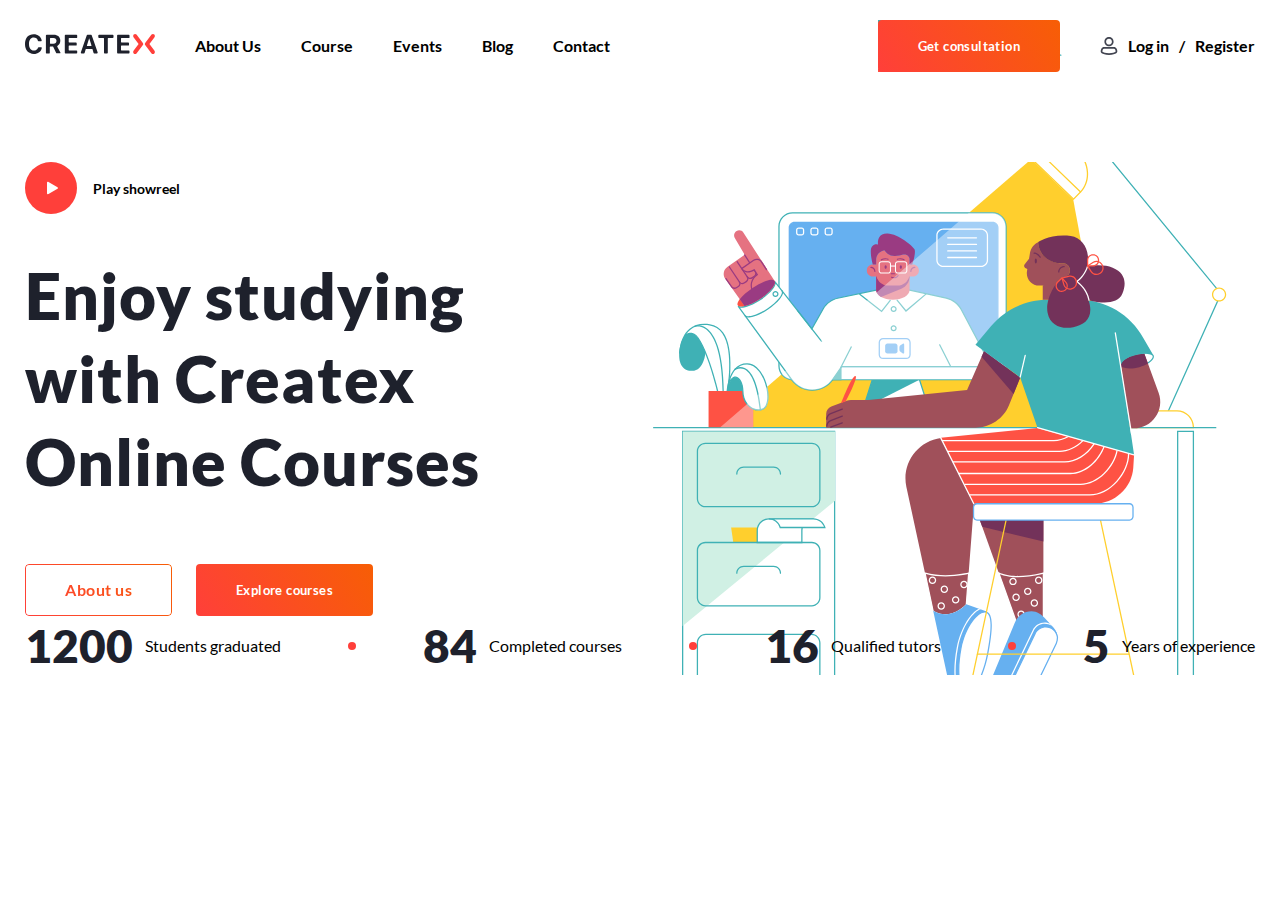
<file: index_1.html>
<!DOCTYPE html>
<html lang="en">
  <head>
    <meta charset="UTF-8" />
    <meta name="viewport" content="width=device-width, initial-scale=1.0" />
    <link rel="stylesheet" href="CSS/reset.css" />
    <link rel="stylesheet" href="CSS/font.css" />
    <link rel="stylesheet" href="CSS/style_1.css" />
    <title>Createx</title>
  </head>
  <body>
    <div class="wrapper">
      <header class="header">
        <div class="header__top">
          <div class="container">
            <div class="header__top-inner">
              <div class="header__img">
                <a class="header__img-link" href="#">
                  <img
                    class="header__img-logo"
                    src="IMG/icon/logo.svg"
                    alt=""
                  />
                </a>
              </div>
              <nav class="header__nav">
                <ul class="header__nav-list">
                  <li class="header__nav-item">
                    <a href="#" class="header__nav-link">About Us</a>
                  </li>
                  <li class="header__nav-item">
                    <a href="#" class="header__nav-link">Course</a>
                  </li>
                  <li class="header__nav-item">
                    <a href="#" class="header__nav-link">Events</a>
                  </li>
                  <li class="header__nav-item">
                    <a href="#" class="header__nav-link">Blog</a>
                  </li>
                  <li class="header__nav-item">
                    <a href="#" class="header__nav-link">Contact</a>
                  </li>
                </ul>
              </nav>
              <div class="header__btn-block">
                <div class="header__button">
                  <button class="header__button-btn button">
                    Get consultation
                  </button>
                </div>
                <div class="header__auth">
                  <img src="IMG/icon/person.svg" alt="person-icon" />
                  <a class="header_btn-aunt" href="#">Log in</a>
                  /
                  <a class="header_btn-aunt" href="#">Register</a>
                </div>
              </div>
            </div>
          </div>
        </div>
        <div class="container">
          <div class="header__button">
            <div class="header__button-content">
              <div class="header__video">
                <button class="header__video-button">
                  <img src="IMG/icon/play_red.svg" alt="play" />
                </button>
                <p class="header__video-text">Play showreel</p>
              </div>
              <div class="header__main-title">
                <h1 class="header__title-text">
                  Enjoy studying with Createx Online Courses
                </h1>
              </div>

              <div class="header__btn-title">
                <button class="button--gradient">About us</button>
                <button class="button">Explore courses</button>
              </div>
            </div>
            <ul class="header__bottom-list">
              <li class="header__bottom-list-item">
                <h1 class="header__bottom-h1-list">1200</h1>
                <p>Students graduated</p>
              </li>
              <div class="list_item-around"></div>

              <li class="header__bottom-list-item">
                <h1 class="header__bottom-h1-list">84</h1>
                <p>Completed courses</p>
              </li>
              <div class="list_item-around"></div>

              <li class="header__bottom-list-item">
                <h1 class="header__bottom-h1-list">16</h1>
                <p>Qualified tutors</p>
              </li>
              <div class="list_item-around"></div>

              <li class="header__bottom-list-item">
                <h1 class="header__bottom-h1-list">5</h1>
                <p>Years of experience</p>
              </li>
            </ul>
          </div>
        </div>
      </header>
    </div>
  </body>
  <script src="JS/main.js"></script>
</html>
</file>
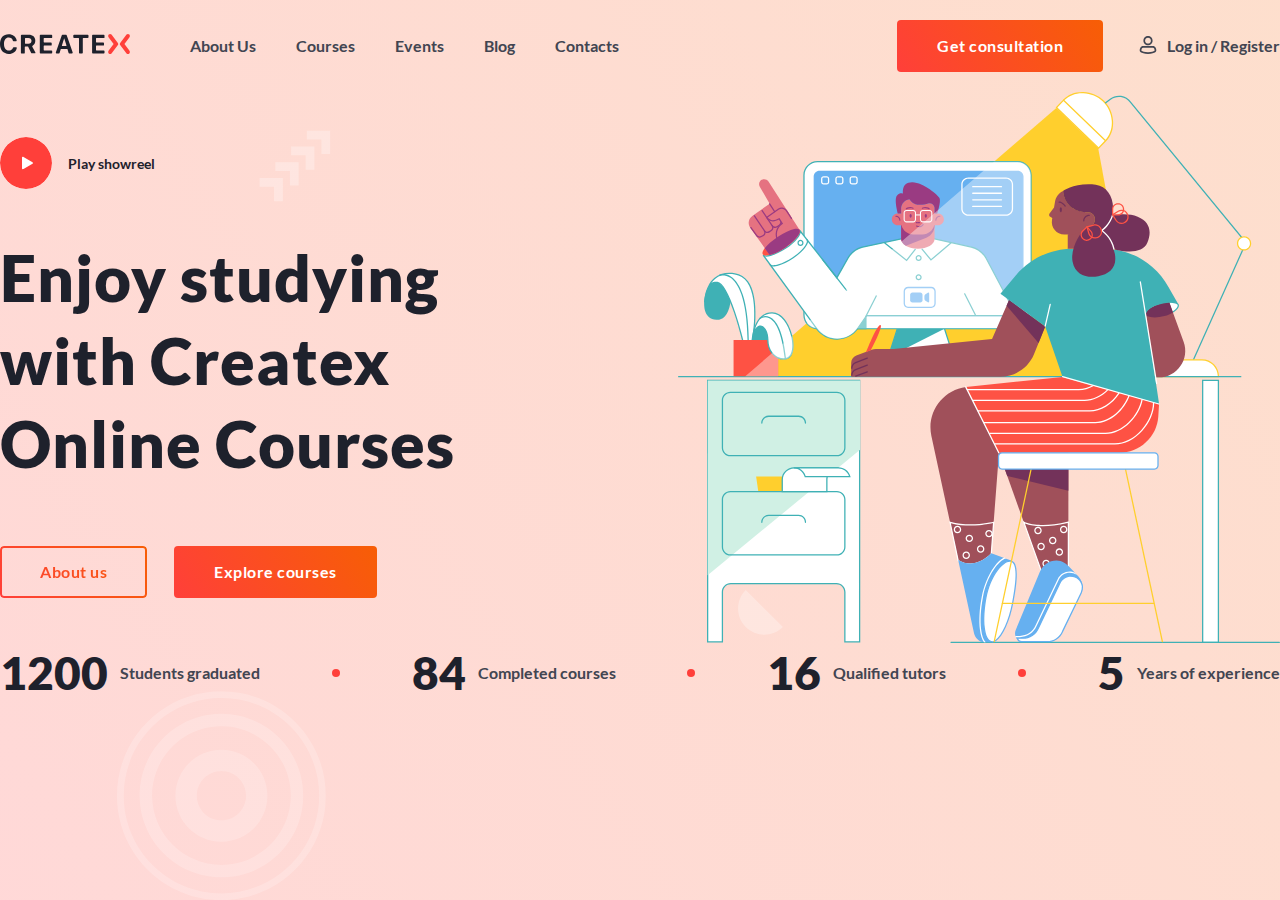
<file: index_2.html>
<!DOCTYPE html>
<html lang="en">
  <head>
    <meta charset="UTF-8" />
    <meta name="viewport" content="width=device-width, initial-scale=1.0" />
    <link
      rel="stylesheet"
      href="https://cdn.jsdelivr.net/npm/@fancyapps/ui@5.0/dist/fancybox/fancybox.css"
    />
    <link rel="stylesheet" href="CSS/reset.css" />
    <link rel="stylesheet" href="CSS/font.css" />
    <link rel="stylesheet" href="CSS/style_2.css" />
    <title>Createx</title>
  </head>
  <body>
    <div class="wrapper">
      <header class="header">
        <div class="header_top">
          <div class="conteiner">
            <div class="header__top-inner">
              <a class="header__logo logo" href="#">
                <img src="IMG/icon/logo.svg" alt="logo" />
              </a>
              <nav class="header__nav">
                <ul class="header__nav-list">
                  <li class="header__nav-item">
                    <a href="#" class="header__nav-link">About Us</a>
                  </li>
                  <li class="header__nav-item">
                    <a href="#" class="header__nav-link">Courses</a>
                  </li>
                  <li class="header__nav-item">
                    <a href="#" class="header__nav-link">Events</a>
                  </li>
                  <li class="header__nav-item">
                    <a href="#" class="header__nav-link">Blog</a>
                  </li>
                  <li class="header__nav-item">
                    <a href="#" class="header__nav-link">Contacts</a>
                  </li>
                </ul>
              </nav>
              <div class="header__user-nav">
                <a class="header__user-btn button" href="#">Get consultation</a>
                <div class="header__user-aunt">
                  <a class="button__user-aunt" href="#">Log in</a>
                  /
                  <a class="button__user-aunt" href="#">Register</a>
                </div>
              </div>
            </div>
          </div>
        </div>
        <div class="header__body">
          <div class="conteiner">
            <div class="header__body-inner">
              <div class="header__main">
                <div class="header__content">
                  <div class="header__content-inner">
                    <a class="header__play" href="https://youtu.be/eMhhl1Wq8JA?si=7KAcl9ZOtMOkMFYC" data-fancybox>
                      <svg
                        class="header__svg-play"
                        width="52"
                        height="52"
                        viewBox="0 0 52 52"
                        fill="none"
                        xmlns="http://www.w3.org/2000/svg"
                      >
                        <circle cx="26" cy="26" r="26" fill="#FF3F3A" />
                        <path
                          d="M32.5 25.134C33.1667 25.5189 33.1667 26.4811 32.5 26.866L23.5 32.0622C22.8333 32.4471 22 31.966 22 31.1962L22 20.8038C22 20.034 22.8333 19.5529 23.5 19.9378L32.5 25.134Z"
                          fill="white"
                        />
                      </svg>
                      Play showreel
                    </a>
                    <h1 class="header__title">
                      Enjoy studying with Createx Online Courses
                    </h1>
                    <div class="header__content-buttons">
                      <a href="#" class="header__content-btn button--gradient"
                        >About us</a
                      >
                      <a href="#" class="header__content-btn button"
                        >Explore courses</a
                      >
                    </div>
                  </div>
                  <img class="header_img" src="IMG/girl1.svg" />
                </div>
              </div>
              <div class="header__row">
                <ul class="header__row-list">
                  <li class="header__row-item">
                    <span> 1200 </span>
                    Students graduated
                  </li>
                  <span></span>
                  <li class="header__row-item">
                    <span> 84 </span>
                    Completed courses
                  </li>
                  <span></span>
                  <li class="header__row-item">
                    <span> 16 </span>
                    Qualified tutors
                  </li>
                  <span></span>
                  <li class="header__row-item">
                    <span> 5 </span>
                    Years of experience
                  </li>
                </ul>
              </div>
            </div>
          </div>
        </div>
      </header>
    </div>
  </body>
  <script src="https://ajax.googleapis.com/ajax/libs/jquery/3.7.1/jquery.min.js"></script>
  <script src="https://cdn.jsdelivr.net/npm/@fancyapps/ui@5.0/dist/fancybox/fancybox.umd.js"></script>
  <script src="JS/main.js"></script>
</html>
</file>
<file: CSS/font.css>
@font-face {
  font-family: "Lato";
  font-weight: 400;
  font-style: normal;
  src: url("../FONTS/Lato-Regular.woff2") format("woff2"),
       url("../FONTS/Lato-Regular.woff") format("woff"),
       url("../FONTS/Lato-Regular.eot") format("eot");
  font-display: swap;
}

@font-face {
  font-family: "Lato";
  font-weight: 700;
  font-style: normal;
  src: url("../FONTS/Lato-Bold.woff2") format("woff2"),
       url("../FONTS/Lato-Bold.woff") format("woff"),
       url("../FONTS/Lato-Bold.eot") format("eot");
  font-display: swap;
}

@font-face {
  font-family: "Lato";
  font-weight: 900;
  font-style: normal;
  src: url("../FONTS/Lato-Black.woff2") format("woff2"),
       url("../FONTS/Lato-Black.woff") format("woff"),
       url("../FONTS/Lato-Black.eot") format("eot");
  font-display: swap;
}
</file>
<file: CSS/style_1.css>
.html,
body {
  font-family: lato;
  font-size: 16px;
}
.wrapper {
  min-height: 100%;
  width: 100%;
  overflow: hidden;
  position: relative;

  /*  Скрыть всё, что выходит за пределы блока. */
}
.button {
  display: flex;
  height: 52px;
  padding: 0px 40px;
  align-items: center;
  border-radius: 4px;
  background: linear-gradient(56deg, #ff3f3a 0%, #f75e05 100%);
  color: white;
  font-weight: 700;
  letter-spacing: 0.03em;
  white-space: nowrap;
}
.container {
  max-width: 1260px;
  padding: 0 15px;
  margin: 0 auto;
}
/* --------------------------------------------------------------------------- */
.header__top {
  margin-bottom: 10vh;
  margin-top: 20px;
}
.header__top-inner {
  display: flex;
  align-items: center;
  font-weight: 700;
  font-size: 16px;
  line-height: 160%;
}

.header__img {
  margin-right: 40px;
}
.header__img-link {
}
.header__img-logo {
}
.header__nav {
}
.header__nav-list {
  display: flex;
  flex-direction: row;
}
.header__nav-item {
  margin-right: 40px;
}
.header__nav-item:last-child {
  margin-right: 0px;
}
.header__nav-link {
  white-space: nowrap;
}
.header_btn-aunt {
  white-space: nowrap;
}
.header__btn-block {
  display: flex;
  flex-direction: row;
  margin-left: auto;
}
.header__button {
}
.header__button-btn {
  margin-right: 40px;
  /* margin-left: min(15px); */
}

.header__auth {
  display: flex;
  align-items: center;
  gap: 10px;
}
.header__button {
  background-image: url("../IMG/girl1.svg");
  background-repeat: no-repeat;
  background-position: right center;
}
.header__button-content {
  display: flex;
  flex-direction: column;
}
.header__video {
  display: flex;
  align-items: center;
  margin-bottom: 40px;
}
.header__video-text {
  margin-left: 16px;
}
.header__video-button {
  border-radius: 50%;
  transition-duration: 0.3s;
}
.header__video-button:hover {
  box-shadow: 0 0 0 16px rgba(255, 63, 58, 0.12);
}

.header__title-text {
  width: 500px;
  color: #1e212c;
  font-family: Lato;
  font-size: 64px;
  font-style: normal;
  font-weight: 900;
  line-height: 130%;
  letter-spacing: 1px;
  margin-bottom: 60px;
}
.header__video-text {
  font-size: 14px;
  font-style: normal;
  font-weight: 700;
  line-height: 150%;
}
.header__main-title {
}
.header__illustration {
  display: flex;
  max-width: 100%;
  height: auto;
}
.header__btn-title {
  display: flex;
  flex-direction: row;
}
.header__illustration {
}
.button--gradient {
  font-size: 16px;
  font-style: normal;
  font-weight: 700;
  line-height: 52px;
  letter-spacing: 0.5px;
  margin-right: 24px;
  position: relative;
  z-index: 1;
  border: none;
  background: transparent;
  border-radius: 4px;
  padding: 0px 40px;
  background: linear-gradient(56deg, #ff3f3a, #f75e05);
  -webkit-background-clip: text;
  -webkit-text-fill-color: transparent;
  cursor: pointer;
  font-size: 16px;
  overflow: hidden;
}

.button--gradient::before {
  content: "";
  position: absolute;
  top: 0;
  left: 0;
  right: 0;
  bottom: 0;
  z-index: -1;
  background: linear-gradient(56deg, #ff3f3a, #f75e05);
  border-radius: 4px;
  padding: 1px;
  -webkit-mask: linear-gradient(#fff 0 0) content-box, linear-gradient(#fff 0 0);
  -webkit-mask-composite: xor;
  mask-composite: exclude;
  mask: linear-gradient(#fff 0 0) content-box, linear-gradient(#fff 0 0);
  mask-composite: exclude;
  box-sizing: border-box;
}

.header__bottom-list {
  display: flex;
  align-items: center;
  margin: 0;
}

.header__bottom-list-item {
  display: flex;
  text-align: center;
  align-items: center;
}

.header__bottom-h1-list {
  margin-right: 12px;
  font-size: 46px;
  font-weight: 900;
  line-height: 130%;
  color: #1e212c;
}
.header__bottom-h1-list:last-child {
  margin-right: 0px;
}

.list_item-around {
  width: 8px;
  height: 8px;
  background-color: #ff3f3a;
  border-radius: 50%;
  margin: auto;
}
</file>
<file: CSS/style_2.css>
/* ________________________________ALL__________________________________ */
/* ________________________________ALL__________________________________ */
/* ________________________________ALL__________________________________ */
html,
body {
  color: #424551;
  font-family: Lato, sans-serif;
  font-size: 16px;
  font-style: normal;
  font-weight: 700;
  line-height: 160%;
  scroll-behavior: smooth;
}

.wrapper {
  min-height: 100%;
  min-width: 100%;
  overflow: hidden;
}

.container {
  max-width: 1260px;
  padding: 0 15px;
  margin: 0 auto;
  height: 100%;
}

.overlay {
  top: 0;
  right: 0;
  bottom: 0;
  left: 0;
  position: fixed;
  background-color: #0000009b;
  z-index: 40;
  visibility: hidden;
  opacity: 0;
}

.button {
  display: inline-block;
  line-height: 52px;
  padding: 0 40px;
  background: linear-gradient(56deg, #ff3f3a 0%, #f75e05 100%);
  color: #fff;
  text-align: center;
  letter-spacing: 0.5px;
  border-radius: 4px;
  white-space: nowrap;
  transition: 0.3s;
}

.button:hover {
  transform: scale(1.05);
}

.button--gradient {
  display: inline-block;
  line-height: 52px;
  padding: 0 40px;
  background: linear-gradient(56deg, #ff3f3a 0%, #f75e05 100%);
  -webkit-background-clip: text;
  -webkit-text-fill-color: transparent;
  text-align: center;
  letter-spacing: 0.5px;
  border-radius: 4px;
  white-space: nowrap;
  transition: 0.3s;
  position: relative;
  z-index: 1;
  border: none;
  background-color: transparent;
}

.button--gradient::before {
  content: "";
  position: absolute;
  inset: 0;
  z-index: -1;
  background: linear-gradient(56deg, #ff3f3a, #f75e05);
  border-radius: 4px;
  padding: 2px;
  box-sizing: border-box;
  -webkit-mask: linear-gradient(#fff 0 0) content-box, linear-gradient(#fff 0 0);
  -webkit-mask-composite: xor;
  mask: linear-gradient(#fff 0 0) content-box, linear-gradient(#fff 0 0);
  mask-composite: exclude;
}

.button--gradient:hover {
  transform: scale(1.05);
}

.heading {
  display: flex;
  flex-direction: column;
}

.main__about {
  padding: 180px 0 160px;
}

.main__direction {
  padding: 0 0 178px;
}

.main__cert {
  margin-bottom: -46px;
}

.main__team {
  background: url("../IMG/decor/team.svg") calc(50% + 116px) calc(50% + -130px) no-repeat,
    #f4f5f6;
  padding-bottom: 180px;
}

.main__testimonials {
  padding-bottom: 250px;
}

.main__company {
  padding-bottom: 177px;
}

.main__program {
  padding: 115px 0 185px 0;
}

.main__blog {
  padding-bottom: 210px;
}

.main__contact {
  padding-bottom: 180px;
}

.main__questions {
  padding-bottom: 180px;
}

.footer {
  background-color: #1E212C;
}

/* ________________________________HEADER__________________________________ */
/* ________________________________HEADER__________________________________ */
/* ________________________________HEADER__________________________________ */
.header {
  background: url("../IMG/decor/decor_1.svg") -50% 50% / cover no-repeat,
    linear-gradient(56deg, rgba(255, 63, 58, 0.2), rgba(247, 94, 5, 0.2));
  height: 100vh;
  display: flex;
  flex-direction: column;
}

.header__body {
  height: 100%;
}

.header__body-inner {
  display: flex;
  flex-direction: column;
  height: 100%;
}

.header__top-inner {
  display: flex;
  align-content: center;
  justify-content: space-between;
  white-space: nowrap;
  align-items: center;
  padding: 20px 0;
}

.header__logo {
  margin-right: 60px;
}

.header__nav {
  margin-right: auto;
}

.header__nav-list {
  display: flex;
}

.header__nav-item {
  margin-right: 40px;
}

.header__nav-item:last-child {
  margin-right: 0px;
}

.header__nav-link {
  transition: 0.3s;
}

.header__nav-link:hover {
  color: #ff3f3a;
}

.header__user-nav {
  display: flex;
  align-items: center;
}

.header__user-btn {
  margin-right: 36px;
  margin-left: 15px;
}

.header__user-aunt {
  position: relative;
  padding-left: 28px;
}

.header__user-aunt::before {
  content: "";
  background: url("../IMG/icon/person.svg") no-repeat;
  height: 20px;
  width: 20px;
  display: block;
  position: absolute;
  top: 50%;
  left: 0;
  transform: translateY(-50%);
}

.button__user-aunt {
  transition: 0.3s;
}

.button__user-aunt:hover {
  color: #ff3f3a;
}

.header__main {
  margin: auto 0;
}

.header__content {
  display: flex;
  align-items: center;
  justify-content: space-between;
}

.header__content-inner {
  margin-right: 30px;
}

.header__play {
  display: inline-flex;
  align-items: center;
  color: #1e212c;
  line-height: 150%;
  font-size: 14px;
}

.header__svg-play {
  border-radius: 50%;
  margin-right: 16px;
  transition: 0.3s;
}

.header__svg-play:hover {
  box-shadow: 0 0 0 16px rgba(255, 63, 58, 0.12);
}

.header__title {
  color: #1e212c;
  font-size: 64px;
  font-weight: 900;
  line-height: 130%;
  letter-spacing: 1px;
  width: 500px;
  margin-bottom: 60px;
  margin-top: 40px;
}

.header__content-btn {
  margin-right: 24px;
}

.header__content-btn:last-child {
  margin-right: 0px;
}

.header__row {
  margin-bottom: 80px;
}

.header__row-list {
  display: flex;
  justify-content: space-between;
  align-items: center;
  white-space: nowrap;
}

.header__row-list>span {
  height: 8px;
  width: 8px;
  border-radius: 50%;
  background-color: #ff3f3a;
  margin: 0 15px;
}

.header__row-item {
  display: flex;
  align-items: center;
}

.header__row-item span {
  color: #1e212c;
  text-align: center;
  font-size: 46px;
  font-weight: 900;
  line-height: 130%;
  margin-right: 12px;
}

/* ________________________________ABOUT__________________________________ */
/* ________________________________ABOUT__________________________________ */
/* ________________________________ABOUT__________________________________ */
.about__inner {
  display: flex;
  align-items: flex-end;
  justify-content: space-between;
  margin-bottom: 160px;
}

.about__createx {
  display: flex;
  flex-direction: column;
  position: relative;
}

.about__createx::before {
  content: "";
  position: absolute;
  top: -103px;
  right: -631px;
  width: 100px;
  height: 80px;
  background: url("../IMG/decor/about_us1.svg") top right / 100px 80px no-repeat;
}

.about__heading {
  margin-bottom: 48px;
}

.about__uptitle {
  color: #1e212c;
  line-height: 150%;
  letter-spacing: 1px;
  text-transform: uppercase;
  margin-bottom: 8px;
}

.about__title {
  color: #1e212c;
  font-size: 46px;
  font-weight: 900;
  line-height: 130%;
}

.about__content {
  width: 600px;
}

.about__text {
  font-weight: 400;
  margin-bottom: 60px;
}

.about__text--accent {
  color: #1e212c;
  font-size: 20px;
  line-height: 150%;
  margin-bottom: 24px;
}

.about__content-buttons {
  display: flex;
}

.about__content-btn {
  margin-right: 24px;
}

.about__content-btn:last-child {
  margin-right: 0%;
}

.about__img {
  margin-left: 30px;
}

.about__values {
  display: flex;

  justify-content: space-between;
}

.about__img-box img {
  width: 100%;
  height: 100%;
  object-fit: cover;
  border-radius: 4px;
}

.about__numbers {
  display: flex;
  flex-direction: column;
  white-space: nowrap;
  align-self: center;
}

.about__numbers-inner {
  display: flex;
  align-items: center;
  color: #1e212c;
  font-size: 18px;
  line-height: 150%;
  margin-left: 30px;
}

.about__numbers-inner>span {
  color: #ff3f3a;
  text-align: center;
  font-size: 48px;
  font-weight: 900;
  line-height: 130%;
  letter-spacing: 1px;
  margin-right: 16px;
}

/* ________________________________DIRECTION__________________________________ */
/* ________________________________DIRECTION__________________________________ */
/* ________________________________DIRECTION__________________________________ */

.direction__inner {
  position: relative;
}

.direction__inner::before {
  content: "";
  position: absolute;
  top: 456px;
  right: -290px;
  width: 243px;
  height: 243px;
  background: url("../IMG/decor/direction_2.svg");
  opacity: 0.2;
}

.direction__inner::after {
  content: "";
  position: absolute;
  top: 41px;
  left: -163.1px;
  width: 136px;
  height: 115px;
  background: url("../IMG/decor/direction_1.svg");
}

.direction__heading {
  margin-bottom: 90px;
}

.heading__uptitle {
  color: #1e212c;
  line-height: 150%;
  letter-spacing: 1px;
  text-transform: uppercase;
  margin-bottom: 8px;
}

.heading__title {
  color: #1e212c;
  font-size: 46px;
  font-weight: 900;
  line-height: 130%;
}

.heading--center {
  justify-content: center;
  align-items: center;
}

.direction__filter-box {
  margin-bottom: 48px;
}

.direction__filter-btn {
  font-family: lato;
  font-size: 16px;
  font-style: normal;
  font-weight: 700;
  line-height: 160%;
  margin-right: 45px;
  color: #9a9ca5;
  background-color: transparent;
  border: 1px solid #9a9ca5;
  border-radius: 4px;
  padding: 1px 8px;
  align-items: center;
}

.direction__filter-btn:last-child {
  margin-right: 0;
}

.direction__filter-btn--active {
  border: none;
  color: #fff;
  padding: 2px 8px;
  align-items: center;
  border-radius: 4px;
  background: linear-gradient(56deg, #ff3f3a 0%, #f75e05 100%);
}

.directions__list {
  display: grid;
  grid-template-columns: repeat(3, 1fr);
  grid-template-rows: repeat(2, 1fr);
  justify-content: stretch;
  gap: 30px;
  /* max-width: 390px; */
}

.directions__list-item {
  display: flex;
  border: 1px solid #e5e8ed;
  border-radius: 4px;
  border-top: none;
}

.directions__list-item:hover {
  box-shadow: 0px 80px 80px -20px rgba(154, 156, 165, 0.08),
    0px 30px 24px -10px rgba(154, 156, 165, 0.05),
    0px 12px 10px -6px rgba(154, 156, 165, 0.04),
    0px 4px 4px -4px rgba(30, 33, 44, 0.03);
  transition: 0.3s;
}

.directions__list-item:hover .direction__link-btn {
  color: #ff3f3a;
  transition: 0.3s;
}

.direction__link-content {
  display: flex;
  flex-direction: column;
}

.direction__img-box img {
  height: 100%;
  width: 100%;
}

.direction__link-teg {
  color: #fff;
  align-self: flex-start;
  width: fit-content;
  padding: 1px 8px;
  border-radius: 4px;
  margin: 24px auto 20px 24px;
}

.direction__link-text {
  color: #787a80;
  font-weight: 400;
  margin: 0 24px 24px 24px;
}

.direction__link-btn {
  margin: 0 auto 20px 24px;
  transition: 1s;
}

.direction__link-btn::after {
  content: "";
  background: url("../IMG/icon/Line_to_right_red.svg") 0 0 / 100% no-repeat;
  width: 18px;
  height: 12px;
  display: inline-block;
  margin-left: 11px;
  vertical-align: middle;
}

.directions__list-item-empty {
  background-color: #f4f5f6;
  display: flex;
  justify-content: center;
  align-items: center;
}

.directions__list-item-empty span {
  color: #424551;
  text-align: center;
  font-size: 20px;
  line-height: 150%;
  max-width: 250px;
}

.Marketing .direction__link-teg {
  background-color: #03cea4;
}

.Management .direction__link-teg {
  background-color: #5a87fc;
}

.HR .direction__link-teg {
  background-color: #f89828;
}

.Design .direction__link-teg {
  background-color: #f52f6e;
}

.Development .direction__link-teg {
  background-color: #7772f1;
}

/* _________________________________CERT_________________________________ */
/* _________________________________CERT_________________________________ */
/* _________________________________CERT_________________________________ */

.cert__inner {
  display: flex;
  justify-content: space-between;
}

.cert__content {
  width: 400px;
  margin-right: 30px;
  position: relative;
}

.cert__content::before {
  content: "";
  background: url("../IMG/decor/certificate1.svg");
  top: -20px;
  left: -140px;
  width: 60px;
  height: 60px;
  position: absolute;
}

.cert__heading {
  margin-bottom: 48px;
}

.cert__text {
  font-weight: 400;
  margin-bottom: 32px;
}

.cert__list {
  display: flex;
  flex-direction: row;
}

.cert__list-item {
  margin-right: 40px;
}

.cert__list-item:last-child {
  margin-right: 0;
}

.cert__img-box img {
  box-shadow: 0px 80px 80px -20px rgba(154, 156, 165, 0.16),
    0px 30px 24px -10px rgba(154, 156, 165, 0.1),
    0px 12px 10px -6px rgba(154, 156, 165, 0.08),
    0px 4px 4px -4px rgba(30, 33, 44, 0.05);
  border-radius: 4px;
}

/* _________________________________TEAM_________________________________ */
/* _________________________________TEAM_________________________________ */
/* _________________________________TEAM_________________________________ */

.team__heading {
  position: relative;
  padding: 165px 0 0 0;
  margin-bottom: 60px;
}

.team__slide-arrows {
  position: absolute;
  right: 0;
  bottom: 0;
  display: flex;
}

.team__slide-arrow {
  display: inline-flex;
  align-items: center;
  justify-content: center;
  width: 48px;
  height: 48px;
  border-radius: 50%;
  transition: background-color 0.3s;
  background-color: transparent;
  cursor: pointer;
}

.team__slide-arrow svg path {
  transition: fill 0.3s;
}

.team__slide-arrow:hover {
  background-color: #ff3f3a;
}

.team__slide-arrow:hover svg path {
  fill: #fff;
}

.team__slider .slick-list {
  margin: 0 -15px;
}

.team__slider-box {
  display: flex;
  flex-direction: column;
  align-items: center;
  margin: 0 15px;
}

.team__slider-box:hover .team__socials {
  transform: translateY(0);
}

.team__img-box {
  position: relative;
  overflow: hidden;
  border-radius: 4px;
  overflow: hidden;
}

.team__image img {
  width: 100%;
}

.team__socials {
  display: flex;
  position: absolute;
  padding: 20px;
  top: 0;
  left: 0;
  right: 0;
  bottom: 0;
  justify-content: end;
  align-items: flex-end;
  line-height: 100%;
  background: linear-gradient(180deg,
      rgba(30, 33, 44, 0) 43.9%,
      rgba(30, 33, 44, 0.03) 55.21%,
      rgba(30, 33, 44, 0.33) 68.73%,
      rgba(30, 33, 44, 0.56) 76.17%,
      rgba(30, 33, 44, 0.77) 83.75%,
      rgba(30, 33, 44, 0.92) 91.49%,
      #1e212c 100%);
  transform: translateY(50%);
  transition: all 0.3s;
}

.team__socials-item {
  margin-right: 13px;
}

.team__socials-item:last-child {
  margin-right: 0;
}

.team__socials-link svg {
  width: 20px;
  height: 20px;
}

.team__socials-link svg path {
  transition: all 0.3s;
}

.team__socials-link:hover svg path {
  fill: #fff;
}

.team__info-name {
  font-size: 20px;
  line-height: 150%;
}

.team__info-position {
  color: #787a80;
  font-weight: 400;
  line-height: 160%;
}

/* _________________________________TESTIMONIALS_________________________________ */
/* _________________________________TESTIMONIALS_________________________________ */
/* _________________________________TESTIMONIALS_________________________________ */

.testimonials {
  background: #f4f5f6;
  position: relative;
}

.testimonials::before {
  content: "";
  position: absolute;
  top: 50%;
  left: 50%;
  z-index: 0;
  background: url("../IMG/decor/testimonials.svg") 0 0 / 100% no-repeat;
  transform: translate(-45.5%, -60%);
  width: 1971px;
  height: 816px;
}

.testimonials-inner {
  position: relative;
}

.test {
  display: flex;
}

.testimonials__heading {
  margin-bottom: 60px;
}

.testimonials__slider-inner {
  margin: 0 auto;
  position: relative;
}

.testimonials__slide-arrow {
  position: absolute;
  display: flex;
  display: inline-flex;
  align-items: center;
  justify-content: center;
  width: 48px;
  height: 48px;
  border-radius: 50%;
  transition: all 0.3s;
  background-color: transparent;
  cursor: pointer;
}

.testimonials__slide-arrow:hover {
  background-color: #ff3f3a;
}

.testimonials__slide-arrow svg path {
  transition: fill 0.3s;
}

.testimonials__slide-arrow:hover svg path {
  fill: #fff;
}

.testimonials__slide-prev {
  position: absolute;
  top: 50%;
  transform: translateY(-50%);
  left: 0;
}

.testimonials__slide-next {
  position: absolute;
  top: 50%;
  transform: translateY(-50%);
  right: 0;
}

.testimonials__slider {
  background-color: #fff;
  border-radius: 4px;
  margin: 0 105px;
}

.testimonials__slide {
  padding: 0 105px;
}

.wrapper__slide-content {
  display: flex;
  max-width: 810px;
  margin: 64px 0;
}

.testimonials__quotes-box {
  margin-right: 30px;
}

.testimonials__slide-content {
  display: flex;
  flex-direction: column;
}

.testimonials__slide-text {
  font-size: 20px;
  font-weight: 400;
  line-height: 150%;
  margin-bottom: 15px;
}

.testimonials__slide-author {
  display: flex;
}

.testimonials__avatar {
  border-radius: 50%;
  overflow: hidden;
  margin-right: 20px;
}

.testimonials__info-aithor {
  display: flex;
  flex-direction: column;
  justify-content: center;
  align-items: center;
}

.testimonials__info-name {
  color: #1e212c;
  margin-bottom: 4px;
}

.testimonials__info-position {
  color: #787a80;
  font-size: 14px;
  font-weight: 400;
  line-height: 150%;
}

.testimonials__slide-dots {
  text-align: center;
  margin-top: 30px;
}

.testimonials__slide-dots li {
  display: inline-block;
  margin: 0 6px;
}

.testimonials__slide-dots li button {
  padding: 30px 0;
  background-color: transparent;
  border: none;
  cursor: pointer;
  position: relative;
}

.testimonials__slide-dots li button::before {
  content: "";
  display: block;
  width: 30px;
  height: 3px;
  background-color: #b3b7bc;
  border-radius: 3px;
  margin: auto;
}

.testimonials__slide-dots li.slick-active button::before {
  background-color: #424551;
}

/* _________________________________COMPANY_________________________________ */
/* _________________________________COMPANY_________________________________ */
/* _________________________________COMPANY_________________________________ */

.company {
  background: #f4f5f6;
}

.company__inner {
  position: relative;
}

.company__inner::after {
  content: "";
  position: absolute;
  bottom: -120px;
  left: -250px;
  height: 90px;
  width: 90px;
  background: url("../IMG/decor/company.svg");
}

.company__heading {
  margin-bottom: 60px;
}

.company__grid {
  display: grid;
  grid-template-columns: repeat(6, 1fr);
  grid-template-rows: repeat(2, 64px);
  gap: 40px 106px;
}

.company__link {
  display: block;
}

.company__link img {
  filter: grayscale(1);
  opacity: 0.4;
  transition: all 0.3s;
}

.company__link:hover img {
  filter: grayscale(0);
  opacity: 1;
}

/* _________________________________PROGRAM_________________________________ */
/* _________________________________PROGRAM_________________________________ */
/* _________________________________PROGRAM_________________________________ */

.program__inner {
  display: flex;
  justify-content: space-between;
}

.program__heading {
  margin-bottom: 60px;
}

.program__acc-item {
  margin-left: 40px;
  max-width: 600px;
  margin-right: 30px;
  margin-bottom: 24px;
}

.program__acc-item:last-child {
  margin-bottom: 0;
}

.program__acc__link {
  display: block;
  padding-left: 40px;
}

.program__acc__head {
  color: #1e212c;
  font-size: 20px;
  line-height: 150%;
  position: relative;
}

.program__acc__head>span {
  color: #ff3f3a;
  margin-right: 8px;
}

.program__acc__head::after,
.program__acc__head::before {
  content: "";
  position: absolute;
  top: 50%;
  left: -40px;
  height: 2px;
  width: 20px;
  background-color: #ff3f3a;
  border-radius: 2px;
}

.program__acc__head::after {
  transform: rotateZ(90deg);
  transition: all 0.3s;
}

.program__acc__link--active .program__acc__head::after {
  transform: rotateZ(0deg);
}

.program__acc-text {
  margin-top: 16px;
  color: #424551;
  font-weight: 400;
}

.program__acc__link--active .program__acc-text {
  display: block;
}


/* _________________________________BLOG_________________________________ */
/* _________________________________BLOG_________________________________ */
/* _________________________________BLOG_________________________________ */

.blog__top {
  display: flex;
  justify-content: space-between;
  margin-bottom: 60px;
  align-items: end;
}

.blog__user-btn {
  max-height: 52px;
}

.blog__list {
  display: flex;
  justify-content: space-between;
  flex-wrap: nowrap;
}

.blog__list-item {
  width: 390px;
  overflow: hidden;
  margin-right: 30px;
  position: relative;
  background-repeat: 4px;
}

.blog__list-item:hover {
  box-shadow: 0px 80px 80px -20px rgba(154, 156, 165, 0.08),
    0px 30px 24px -10px rgba(154, 156, 165, 0.05),
    0px 12px 10px -6px rgba(154, 156, 165, 0.04),
    0px 4px 4px -4px rgba(30, 33, 44, 0.03);
  transition: 0.3s;
}

.blog__list-item:last-child {
  margin-right: 0;
}

.blog__img-box {
  margin-bottom: 16px;
  border-radius: 4px;
  overflow: hidden;
}

.blog__img-box img {
  width: 100%;
}

.blog__info-list {
  display: flex;
  align-items: center;
  margin-bottom: 8px;
  flex-wrap: nowrap;
}

.blog__info-list>span {
  margin: 0 12px;
  height: 12px;
  width: 2px;
  background-color: #787a80;
  border-radius: 2px;
}

.blog__info-item {
  color: #787a80;
  font-size: 14px;
  line-height: 150%;
  display: flex;
  align-items: center;
  white-space: nowrap;
}

.blog__info-item svg {
  margin-right: 9px;
}

.blog__item-name {
  color: #1e212c;
  font-size: 20px;
  line-height: 150%;
  margin-bottom: 8px;
}

.blog__item-text {
  font-weight: 400;
  margin-bottom: 16px;
}

.blog__link-btn {
  color: #1e212c;
  transition: all 0.3s;
}

.blog__link:hover .blog__link-btn {
  color: #ff3f3a;
}

.blog__link-btn::after {
  content: "";
  background: url("../IMG/icon/Line_to_right_red.svg") 0 0 / 100% no-repeat;
  width: 18px;
  height: 12px;
  display: inline-block;
  margin-left: 11px;
  vertical-align: middle;
}

.blog__content-type {
  display: flex;
  align-items: center;
  font-weight: 400;
  line-height: 150%;
  padding: 1px 8px;
  border-radius: 4px;
  background-color: #fff;
  margin: 12px;
  position: absolute;
  top: 0;
  left: 0;
}

.blog__content-type svg {
  margin-right: 4px;
}

/* _________________________________CONTACT_________________________________ */
/* _________________________________CONTACT_________________________________ */
/* _________________________________CONTACT_________________________________ */

.contact__inner {
  display: flex;
  justify-content: space-between;
  align-items: flex-end;
}

.contact__content {
  margin-right: 30px;
}

.contact__heading {
  margin-bottom: 40px;
}

.contact__list-contact {
  margin-bottom: 48px;
}

.contact__list-item {
  margin-bottom: 24px;
  margin-left: 32px;
  position: relative;
  color: #1E212C;
  font-size: 18px;
  font-weight: 400;
  line-height: 150%;
}

.contact__list-item:last-child {
  margin-bottom: 0;
}

.contact__list-type {
  color: #787A80;
  font-size: 14px;
  line-height: 150%;
}

.contact__list-email::after {
  content: "";
  background: url("../IMG/icon/Chat.svg");
  width: 24px;
  height: 24px;
  top: 0;
  left: -34px;
  position: absolute;
  margin: 2px;
}

.contact__list-tel::after {
  content: "";
  background: url("../IMG/icon/iPhone.svg");
  width: 24px;
  height: 24px;
  top: 0;
  left: -34px;
  position: absolute;
  margin: 2px;
}

.contact__list--hover {
  transition: all .3s;
}

.contact__list--hover:hover {
  color: #ff3f3a;
}

.contact__list-address::after {
  content: "";
  background: url("../IMG/icon/outline.svg");
  width: 24px;
  height: 24px;
  top: 0;
  left: -34px;
  position: absolute;
  margin: 2px;
}

.contact__social-heading {
  margin-bottom: 24px;
  color: #1E212C;
  line-height: 150%;
  letter-spacing: 1px;
  text-transform: uppercase;
}

.contact__social-list {
  display: flex;
}

.contact__social-item {
  margin-right: 32px;
}

.contact__social-item>a {
  display: block;
}

.contact__social-item:last-child {
  margin-right: 0;
}

.contact__social-item a path {
  transition: all .3s;
}

.contact__social-item:hover a path {
  fill: #000000;
}

.contact__map-box {
  height: 410px;
  max-width: 705px;
  border-radius: 4px;
  overflow: hidden;
  box-shadow: 0px 80px 80px -20px #9a9ca514, 0px 30px 24px -10px rgba(154, 156, 165, 0.05), 0px 12px 10px -6px rgba(154, 156, 165, 0.04), 0px 4px 4px -4px rgba(30, 33, 44, 0.03);
}

/* _________________________________QUESTIONS_________________________________ */
/* _________________________________QUESTIONS_________________________________ */
/* _________________________________QUESTIONS_________________________________ */


.questions__inner {
  display: flex;
  align-items: center;
  justify-content: space-between;
}

.questions__img-box {
  margin-left: -20px;
}

.questions__content {
  margin-left: 30px;
}

.questions__heading {
  margin-bottom: 40px;
}


.questions__form-row {
  display: flex;
  margin-bottom: 24px;
}

.questions__form-row:last-child {
  margin-bottom: 0;
}

.questions__form-label {
  margin-right: 25px;
  flex: 1 1 auto;
}

.questions__form-label:last-child {
  margin-right: 0;
}

.questions__form-input {
  display: block;
  border: 1px solid #D7DADD;
  border-radius: 4px;
  padding: 13px 16px;
  width: 100%;
  margin-top: 8px;
}

.questions__form-input::placeholder,
.questions__form-text::placeholder {
  color: #9A9CA5;
  font-weight: 400;
  line-height: 160%;
}

.questions__form-text {
  display: block;
  border: 1px solid #D7DADD;
  border-radius: 4px;
  padding: 13px 16px;
  width: 100%;
  height: 128px;
  resize: none;
  margin-top: 8px;
}

.questions__form-sending {
  margin-top: 48px;
}

.questions__checkbox-label {
  display: flex;
  font-weight: 400;
  line-height: 160%;
  min-width: 287px;
}

.questions__form-checkbox {
  position: relative;
  width: 16px;
  height: 16px;
  flex: 0 0 auto;
  margin: 5px 17px 0 0;
  display: block;
}

.questions__form-deafuldt {
  position: absolute;
  height: 1px;
  width: 1px;
  overflow: hidden;
  clip: rect(0, 0, 0, 0);

}

.questions__form-deafuldt:checked+.questions__form-castom {
  background: url("../IMG/icon/check.svg") 50% 50% no-repeat #ff3f3a;
  border: 1px solid #ff3f3a;
}

.questions__form-castom {
  position: absolute;
  top: 0;
  left: 0;
  right: 0;
  bottom: 0;
  border: 1px solid #424551;
  border-radius: 3px;
  cursor: pointer;
}

.questions__user-btn {
  display: block;
  font-family: Lato;
  font-size: 16px;
  font-style: normal;
  font-weight: 700;
  width: 100%;
  height: 52px;
  align-self: center;
  padding: 0;
  margin-left: 50px;
}

/* _________________________________FOOTER_________________________________ */
/* _________________________________FOOTER_________________________________ */
/* _________________________________FOOTER_________________________________ */

.footer__top {
  padding: 80px 0 60px 0;


}

.footer__top-inner {
  display: flex;
  margin: 0 -15px;
  display: flex;
  justify-content: space-between;
}

.footer__top-colum {
  max-width: 330px;
  padding: 0 15px;
}

.footer__top-colum:last-child .footer__list-title {
  text-wrap: wrap;
}

.footer__logo-link {
  display: block;
  margin-bottom: 25px;
}

.footer__text {
  margin-bottom: 38px;
  color: #FFF;
  font-size: 12px;
  font-weight: 400;
  line-height: 150%;
  opacity: 0.6;

}

.footer__social-list {
  display: flex;
}

.footer__social-item {
  margin-right: 20px;
  transition: all .3s;
}

.footer__social-item:hover a svg g {
  opacity: 1;
}

.footer__social-item:last-child {
  margin-right: 0;
}

.footer__list-link {
  display: block;

}

.footer__list-link:hover {
  opacity: 1;
}

.footer__list-title {
  margin-bottom: 12px;
  text-wrap: nowrap;
  color: #FFF;
  font-size: 16px;
  line-height: 150%;
  letter-spacing: 1px;
  text-transform: uppercase;
}

.footer__list {
  font-size: 16px;
  font-weight: 400;

}


.footer__list-item {
  margin-bottom: 8px;
  text-wrap: nowrap;
  align-items: center;
  opacity: 0.6;
  color: #fff;
  transition: all .3s;
}

.footer__list-item:hover {
  opacity: 1;
}

.footer__list-item svg {
  margin: auto 5px auto 0;

}

.footer__input-form {
  display: flex;
  flex-direction: column;
}

.footer__input-wrapper {
  position: relative;
}

.footer__lable-text {
  font-size: 10px;
  font-weight: 400;
  line-height: 150%;
  opacity: 0.6;
  color: #fff;
}

.footer__input-email {
  margin: 12px 0;
  border: 1px solid #ffffff33;
  background: #ffffff1f;
  width: 100%;
  height: 36.0px;
  padding: 9px 12px;
  border-radius: 4px;
  overflow: hidden;
  color: #fff;
}

.footer__input-email::placeholder {
  color: #FFF;
  font-size: 12px;
  font-weight: 400;
  line-height: 150%;
  opacity: 0.6;
}


.footer__input-btn {
  background-image: url("../IMG/icon/Right.svg");
  background-repeat: no-repeat;
  background-position: center;
  background-size: 100% 100%;
  background-color: transparent;
  display: block;
  position: absolute;
  top: 50%;
  right: 0px;
  transform: translateY(-50%);
  height: 16px;
  width: 46px;
  padding: 0;
  transition: background-size 0.3s;
}

.footer__input-btn:hover {
  background-size: 130% 130%;
}

.footer__bottom {
  background-color: #ffffff0d;

}

.footer__bottom-inner {
  display: flex;
  padding: 20px 0;
  justify-content: space-between;
  align-items: center;
}

.footer__copyright {
  color: #FFF;
  font-size: 12px;
  font-weight: 400;
  line-height: 150%;
  align-items: center;
}

.footer__copyright span {
  background: url("../IMG/icon/Heart.svg") no-repeat center center;
  height: 16px;
  width: 16px;
  display: inline-block;
  margin: 0 4px;
  vertical-align: middle;
}

.footer__to-top {
  color: #FFF;
  font-size: 14px;
  line-height: 150%;
  opacity: 0.6;
  transition: all .3s;
}

.footer__to-top:hover {
  opacity: 1;
}

/* _________________________________MEDIA_________________________________ */
/* _________________________________MEDIA_________________________________ */
/* _________________________________MEDIA_________________________________ */
/* ============================ 1200 ==================================== */
@media (max-width: 1200px) {
  .header__content-inner {
    margin-right: 0;
  }

  .header__title {
    font-size: 52px;
    max-width: 400px;
  }

  .header_img {
    max-width: 450px;
  }

  .header__row-list {
    text-wrap: wrap;
  }
}

/* ============================ 1100 ==================================== */
@media (max-width: 1100px) {
  .overlay--show {
    visibility: visible;
    opacity: 1;
    transition: all .3s;
  }

  .overlay {
    transition: all .3s;
  }

  .header {
    padding-top: 92px;
  }

  .burger {
    display: flex;
    flex-direction: column;
    position: fixed;
    top: 0;
    right: 0;
    border-radius: 50%;
    background-color: #ffffffa6;
    height: 50px;
    width: 50px;
    justify-content: center;
    align-items: center;
    margin: 10px;
    z-index: 100;
    box-shadow: 0 0 10px 0px #692927;
    padding: 10px;
    transition: all .3s;
  }

  .burger--open {
    box-shadow: 0 0 0 0;
    background-color: transparent;
  }

  .burger span {
    display: block;
    height: 5px;
    width: 30px;
    background-color: #000000;
    border-radius: 4px;
    margin: 5px 0;
  }

  .burger::after,
  .burger::before {
    content: "";
    display: block;
    height: 5px;
    width: 30px;
    background-color: #000000;
    border-radius: 4px;
  }

  .header__top {
    position: fixed;
    top: 0;
    right: -600px;
    background-color: #ffffffe1;
    height: 100%;
    width: 320px;
    z-index: 50;
    transition: all .3s;
  }

  .header__top--open {
    right: 0;
  }

  .header__top-inner {
    flex-direction: column;
    justify-content: space-around;
    align-items: center;
    height: 100%;
    padding: 0;

  }

  .header__nav {
    margin: 0 auto;
  }

  .header__nav-list {
    flex-direction: column;
  }

  .header__user-nav {
    flex-direction: column-reverse;
    margin: 10px 0;
  }

  .header__user-btn {
    margin: 40px 0 0 0;
  }

  .button__user-aunt {
    padding: 20px 0;
  }

  .header__nav-item {
    margin: 0;
    text-align: center;
  }

  .header__nav-link {
    display: block;
    padding: 20px 75px;
  }

  .header__logo {
    margin: 0;
    padding: 20px 75px;
  }
  /* --------------------------------------- */


}

/* ============================ 900 ==================================== */
@media (max-width: 900px) {
  .header__title {
    font-size: 45px;
    max-width: 400px;
  }

  .header_img {
    display: none;
  }

  .header__row {
    display: none;
  }

}

/* ============================ 430 ==================================== */
@media (max-width: 430px) {
  .header__top {
    width: 100%;
  }

  /* ------------------- */
  .header__content-inner {
    max-width: 326px;
    /* padding: 22px; */
    margin: 0 auto;
  }

  .header__content-buttons {
    max-width: 380px;
    display: flex;
    flex-direction: column;
  }

  .header__content-btn {
    margin: 20px 30px 20px 0;
    width: 100%;
  }
}
</file>
